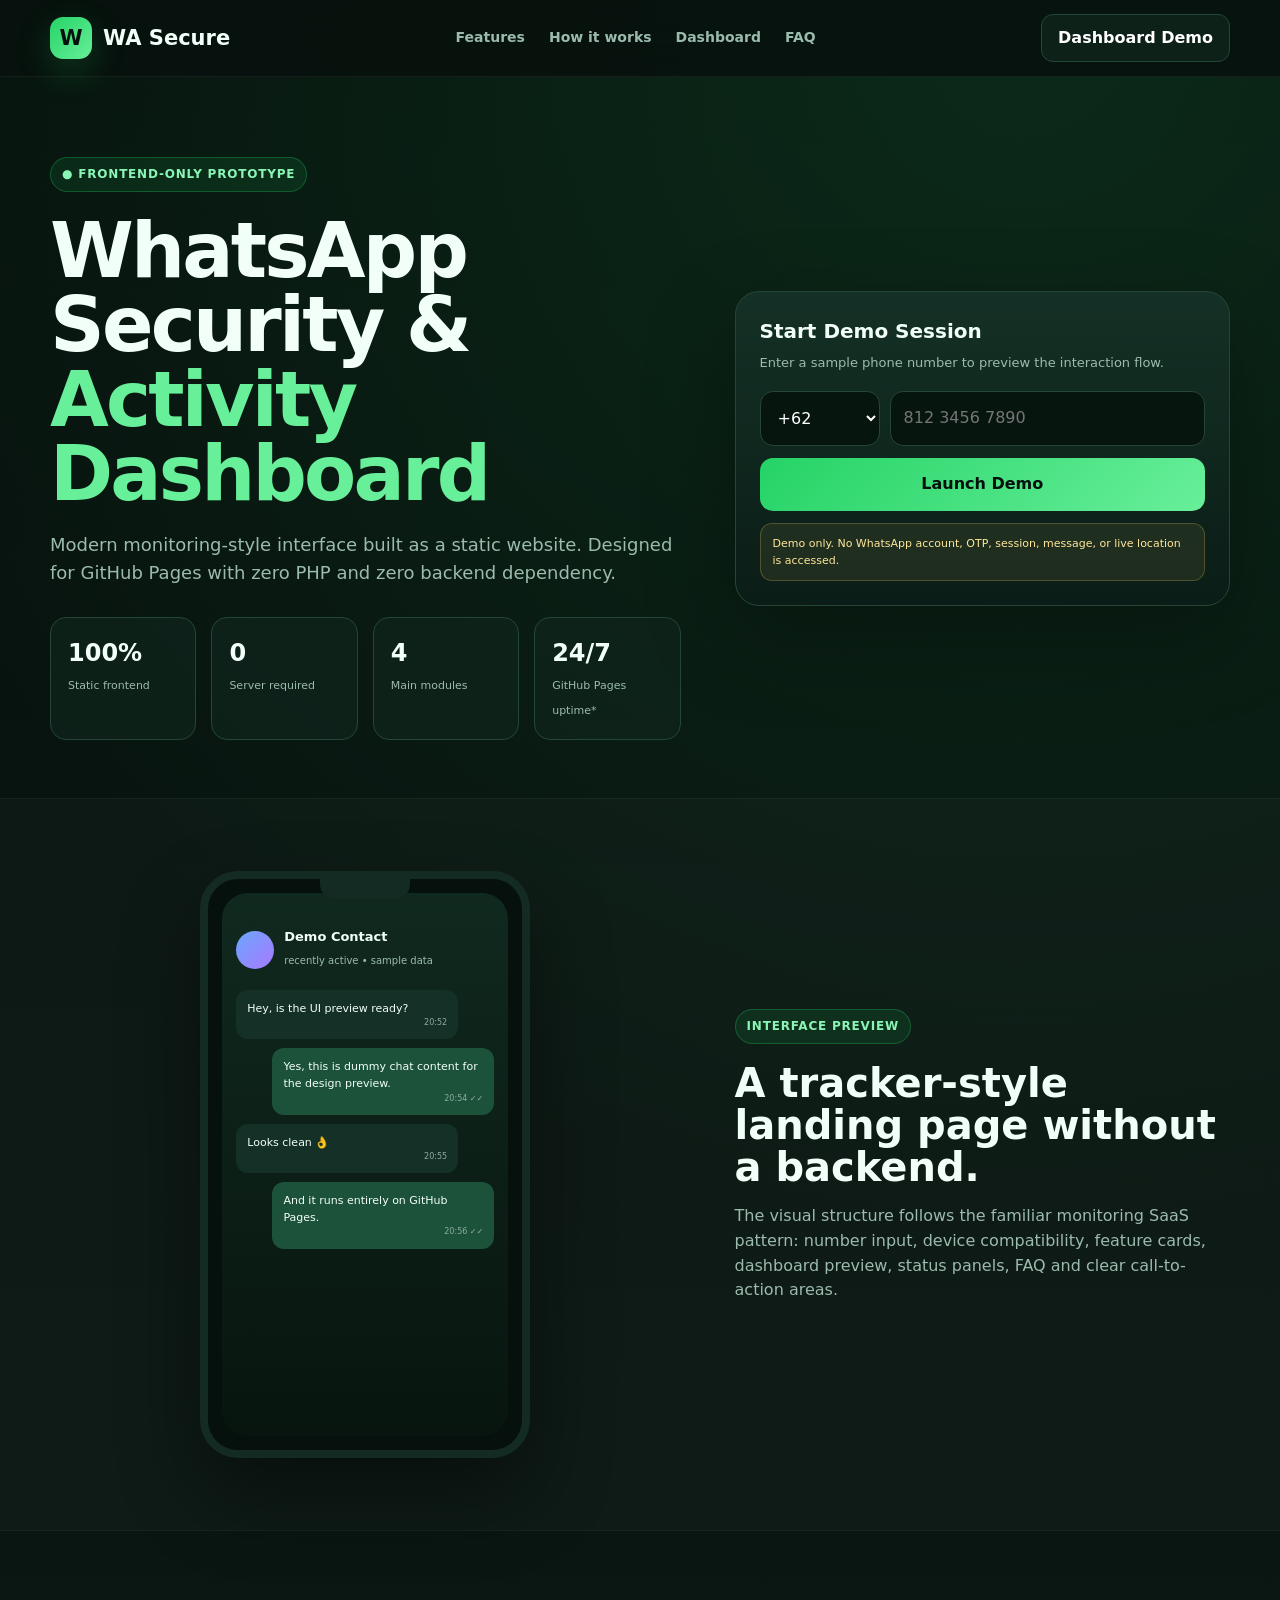
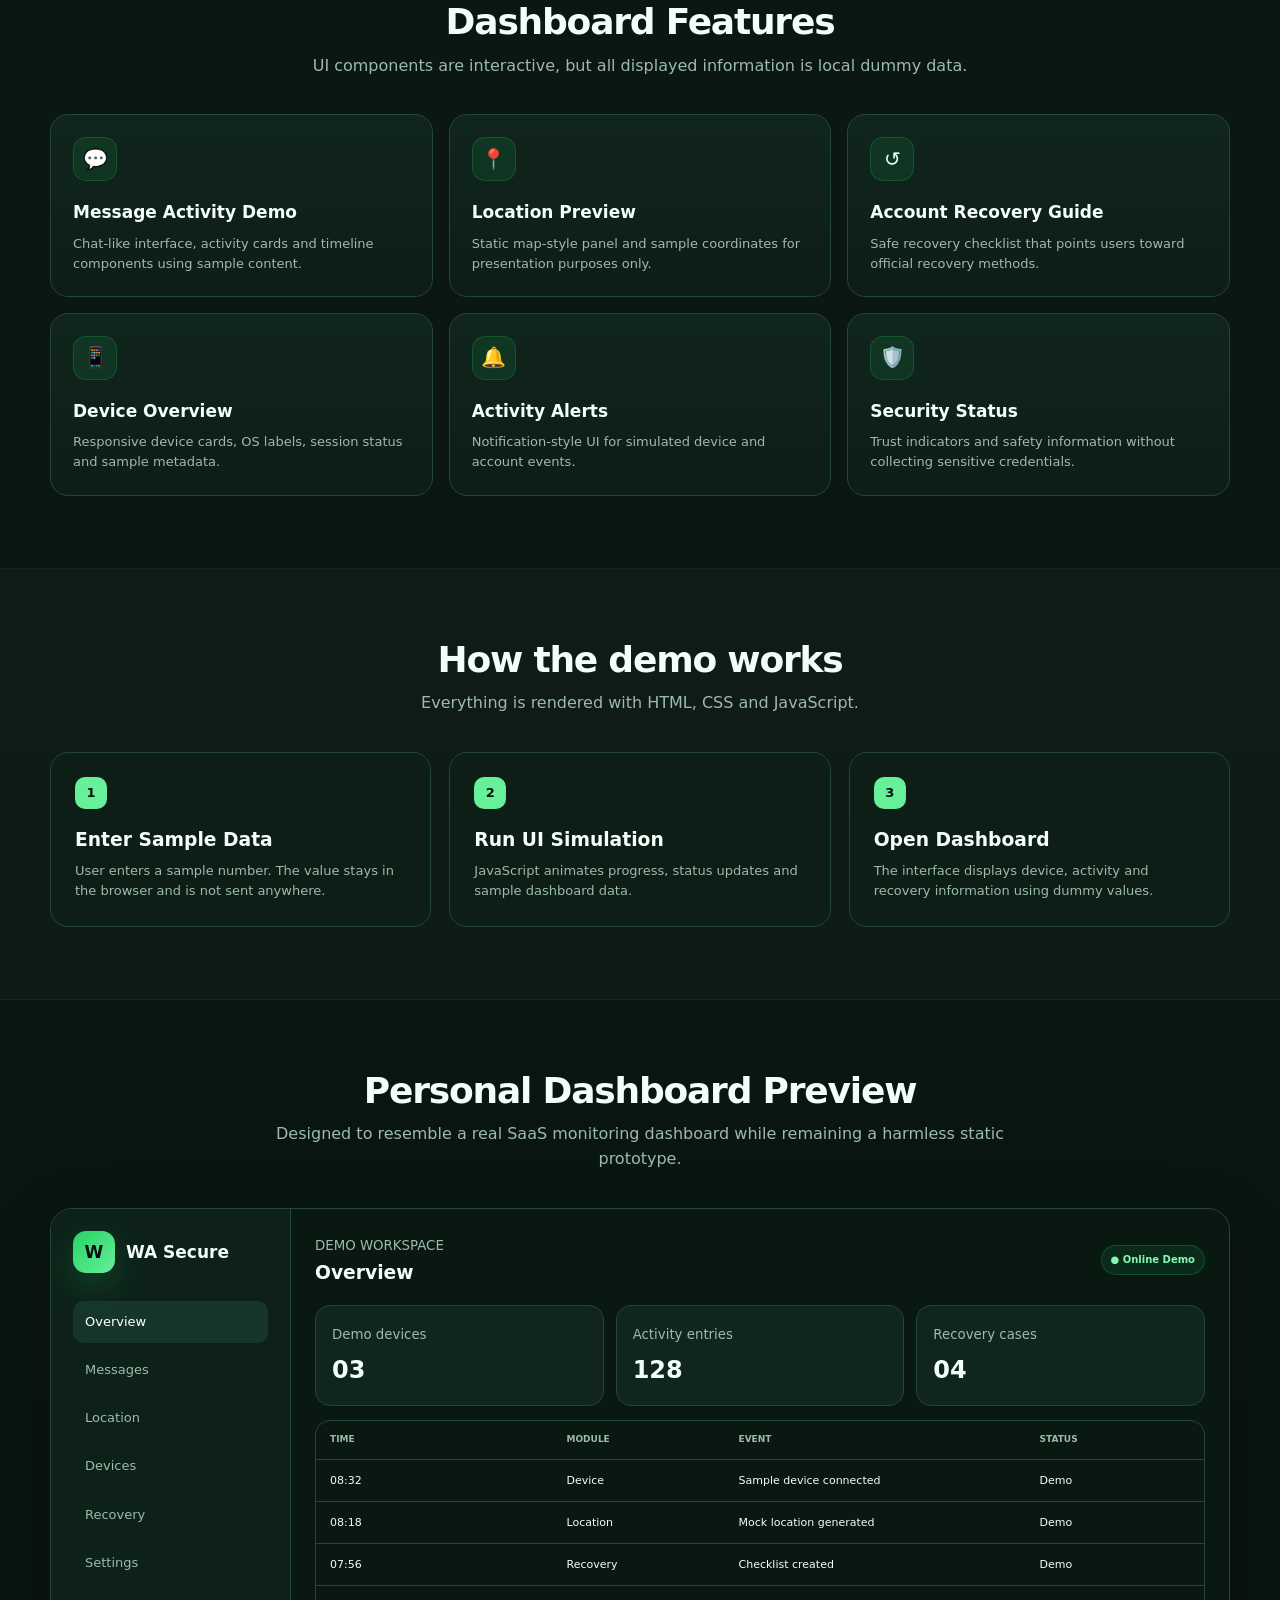
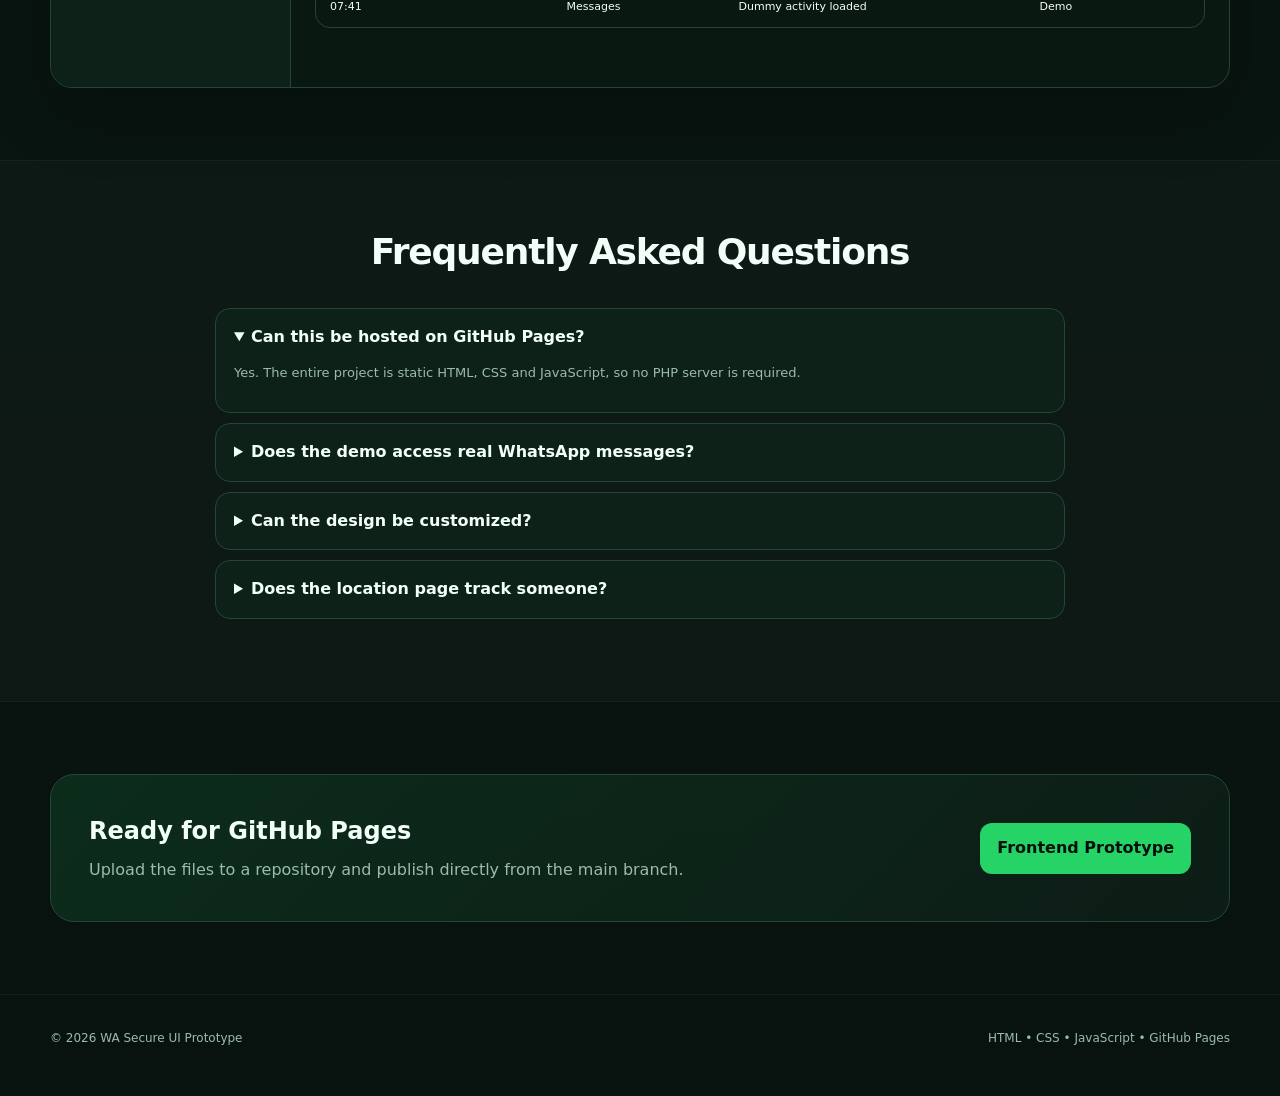
<file: index.html>
<!doctype html>
<html lang="id">
<head>
<meta charset="utf-8">
<meta name="viewport" content="width=device-width,initial-scale=1">
<meta name="theme-color" content="#08130f">
<title>WA Secure Tracker — UI Demo</title>
<meta name="description" content="Frontend UI prototype for GitHub Pages">
<link rel="stylesheet" href="css/style.css">
</head>
<body>
<header>
  <div class="container nav">
    <a class="brand" href="#"><div class="logo">W</div>WA Secure</a>
    <nav class="links">
      <a href="#features">Features</a>
      <a href="#how">How it works</a>
      <a href="#dashboard">Dashboard</a>
      <a href="#faq">FAQ</a>
    </nav>
    <a class="navbtn" href="#dashboard">Dashboard Demo</a>
  </div>
</header>

<main>
<section class="hero">
  <div class="container hero-grid">
    <div>
      <span class="kicker">● Frontend-only prototype</span>
      <h1>WhatsApp Security & <span>Activity Dashboard</span></h1>
      <p>Modern monitoring-style interface built as a static website. Designed for GitHub Pages with zero PHP and zero backend dependency.</p>
      <div class="stats">
        <div class="stat"><b>100%</b><span>Static frontend</span></div>
        <div class="stat"><b>0</b><span>Server required</span></div>
        <div class="stat"><b>4</b><span>Main modules</span></div>
        <div class="stat"><b>24/7</b><span>GitHub Pages uptime*</span></div>
      </div>
    </div>

    <div class="hero-card">
      <h3>Start Demo Session</h3>
      <p>Enter a sample phone number to preview the interaction flow.</p>
      <div class="field">
        <select><option>+62</option><option>+60</option><option>+65</option><option>+1</option></select>
        <input type="tel" placeholder="812 3456 7890">
      </div>
      <button id="launchBtn" class="primary">Launch Demo</button>
      <div class="demo-note">Demo only. No WhatsApp account, OTP, session, message, or live location is accessed.</div>
    </div>
  </div>
</section>

<section class="section alt">
  <div class="container hero-grid">
    <div class="phone">
      <div class="phone-screen">
        <div class="chat-head"><div class="avatar"></div><div class="chat-name"><b>Demo Contact</b><span>recently active • sample data</span></div></div>
        <div class="bubble them">Hey, is the UI preview ready?<div class="time">20:52</div></div>
        <div class="bubble me">Yes, this is dummy chat content for the design preview.<div class="time">20:54 ✓✓</div></div>
        <div class="bubble them">Looks clean 👌<div class="time">20:55</div></div>
        <div class="bubble me">And it runs entirely on GitHub Pages.<div class="time">20:56 ✓✓</div></div>
      </div>
    </div>
    <div>
      <span class="kicker">Interface preview</span>
      <h2 style="font-size:40px;line-height:1.05;margin:18px 0 14px">A tracker-style landing page without a backend.</h2>
      <p style="color:var(--muted)">The visual structure follows the familiar monitoring SaaS pattern: number input, device compatibility, feature cards, dashboard preview, status panels, FAQ and clear call-to-action areas.</p>
    </div>
  </div>
</section>

<section id="features" class="section">
  <div class="container">
    <div class="section-title"><h2>Dashboard Features</h2><p>UI components are interactive, but all displayed information is local dummy data.</p></div>
    <div class="features">
      <div class="feature"><div class="icon">💬</div><h3>Message Activity Demo</h3><p>Chat-like interface, activity cards and timeline components using sample content.</p></div>
      <div class="feature"><div class="icon">📍</div><h3>Location Preview</h3><p>Static map-style panel and sample coordinates for presentation purposes only.</p></div>
      <div class="feature"><div class="icon">↺</div><h3>Account Recovery Guide</h3><p>Safe recovery checklist that points users toward official recovery methods.</p></div>
      <div class="feature"><div class="icon">📱</div><h3>Device Overview</h3><p>Responsive device cards, OS labels, session status and sample metadata.</p></div>
      <div class="feature"><div class="icon">🔔</div><h3>Activity Alerts</h3><p>Notification-style UI for simulated device and account events.</p></div>
      <div class="feature"><div class="icon">🛡️</div><h3>Security Status</h3><p>Trust indicators and safety information without collecting sensitive credentials.</p></div>
    </div>
  </div>
</section>

<section id="how" class="section alt">
  <div class="container">
    <div class="section-title"><h2>How the demo works</h2><p>Everything is rendered with HTML, CSS and JavaScript.</p></div>
    <div class="steps">
      <div class="step"><div class="num">1</div><h3>Enter Sample Data</h3><p>User enters a sample number. The value stays in the browser and is not sent anywhere.</p></div>
      <div class="step"><div class="num">2</div><h3>Run UI Simulation</h3><p>JavaScript animates progress, status updates and sample dashboard data.</p></div>
      <div class="step"><div class="num">3</div><h3>Open Dashboard</h3><p>The interface displays device, activity and recovery information using dummy values.</p></div>
    </div>
  </div>
</section>

<section id="dashboard" class="section">
  <div class="container">
    <div class="section-title"><h2>Personal Dashboard Preview</h2><p>Designed to resemble a real SaaS monitoring dashboard while remaining a harmless static prototype.</p></div>
    <div class="preview">
      <aside class="side">
        <div class="brand"><div class="logo">W</div>WA Secure</div>
        <div class="slink active">Overview</div>
        <div class="slink">Messages</div>
        <div class="slink">Location</div>
        <div class="slink">Devices</div>
        <div class="slink">Recovery</div>
        <div class="slink">Settings</div>
      </aside>
      <div class="dash">
        <div class="dash-head"><div><small style="color:var(--muted)">DEMO WORKSPACE</small><h3>Overview</h3></div><span class="status">● Online Demo</span></div>
        <div class="cards">
          <div class="card"><small>Demo devices</small><strong>03</strong></div>
          <div class="card"><small>Activity entries</small><strong>128</strong></div>
          <div class="card"><small>Recovery cases</small><strong>04</strong></div>
        </div>
        <div class="log">
          <div class="row head"><span>Time</span><span>Module</span><span>Event</span><span>Status</span></div>
          <div class="row"><span>08:32</span><span>Device</span><span>Sample device connected</span><span>Demo</span></div>
          <div class="row"><span>08:18</span><span>Location</span><span>Mock location generated</span><span>Demo</span></div>
          <div class="row"><span>07:56</span><span>Recovery</span><span>Checklist created</span><span>Demo</span></div>
          <div class="row"><span>07:41</span><span>Messages</span><span>Dummy activity loaded</span><span>Demo</span></div>
        </div>
      </div>
    </div>
  </div>
</section>

<section id="faq" class="section alt">
  <div class="container">
    <div class="section-title"><h2>Frequently Asked Questions</h2></div>
    <div class="faq">
      <details open><summary>Can this be hosted on GitHub Pages?</summary><p>Yes. The entire project is static HTML, CSS and JavaScript, so no PHP server is required.</p></details>
      <details><summary>Does the demo access real WhatsApp messages?</summary><p>No. It does not connect to WhatsApp, intercept SMS, request OTPs, or obtain session data.</p></details>
      <details><summary>Can the design be customized?</summary><p>Yes. Logo, colors, text, feature cards, sections and dashboard visuals can all be changed directly in the files.</p></details>
      <details><summary>Does the location page track someone?</summary><p>No. Any location shown in this frontend prototype is sample data only.</p></details>
    </div>
  </div>
</section>

<section class="section">
  <div class="container">
    <div class="cta">
      <div><h2>Ready for GitHub Pages</h2><p>Upload the files to a repository and publish directly from the main branch.</p></div>
      <a href="#top">Frontend Prototype</a>
    </div>
  </div>
</section>
</main>

<footer>
  <div class="container footer-grid">
    <div>© 2026 WA Secure UI Prototype</div>
    <div>HTML • CSS • JavaScript • GitHub Pages</div>
  </div>
</footer>

<div id="demoModal" class="modal">
  <div class="modalbox">
    <span class="kicker">Demo session</span>
    <h2 id="demoStatus">Preparing...</h2>
    <div id="demoBar" class="bar"><span></span></div>
    <div id="demoConsole" class="console"></div>
    <button class="close" onclick="closeDemo()">Close</button>
  </div>
</div>

<script src="js/app.js"></script>
</body>
</html>
</file>
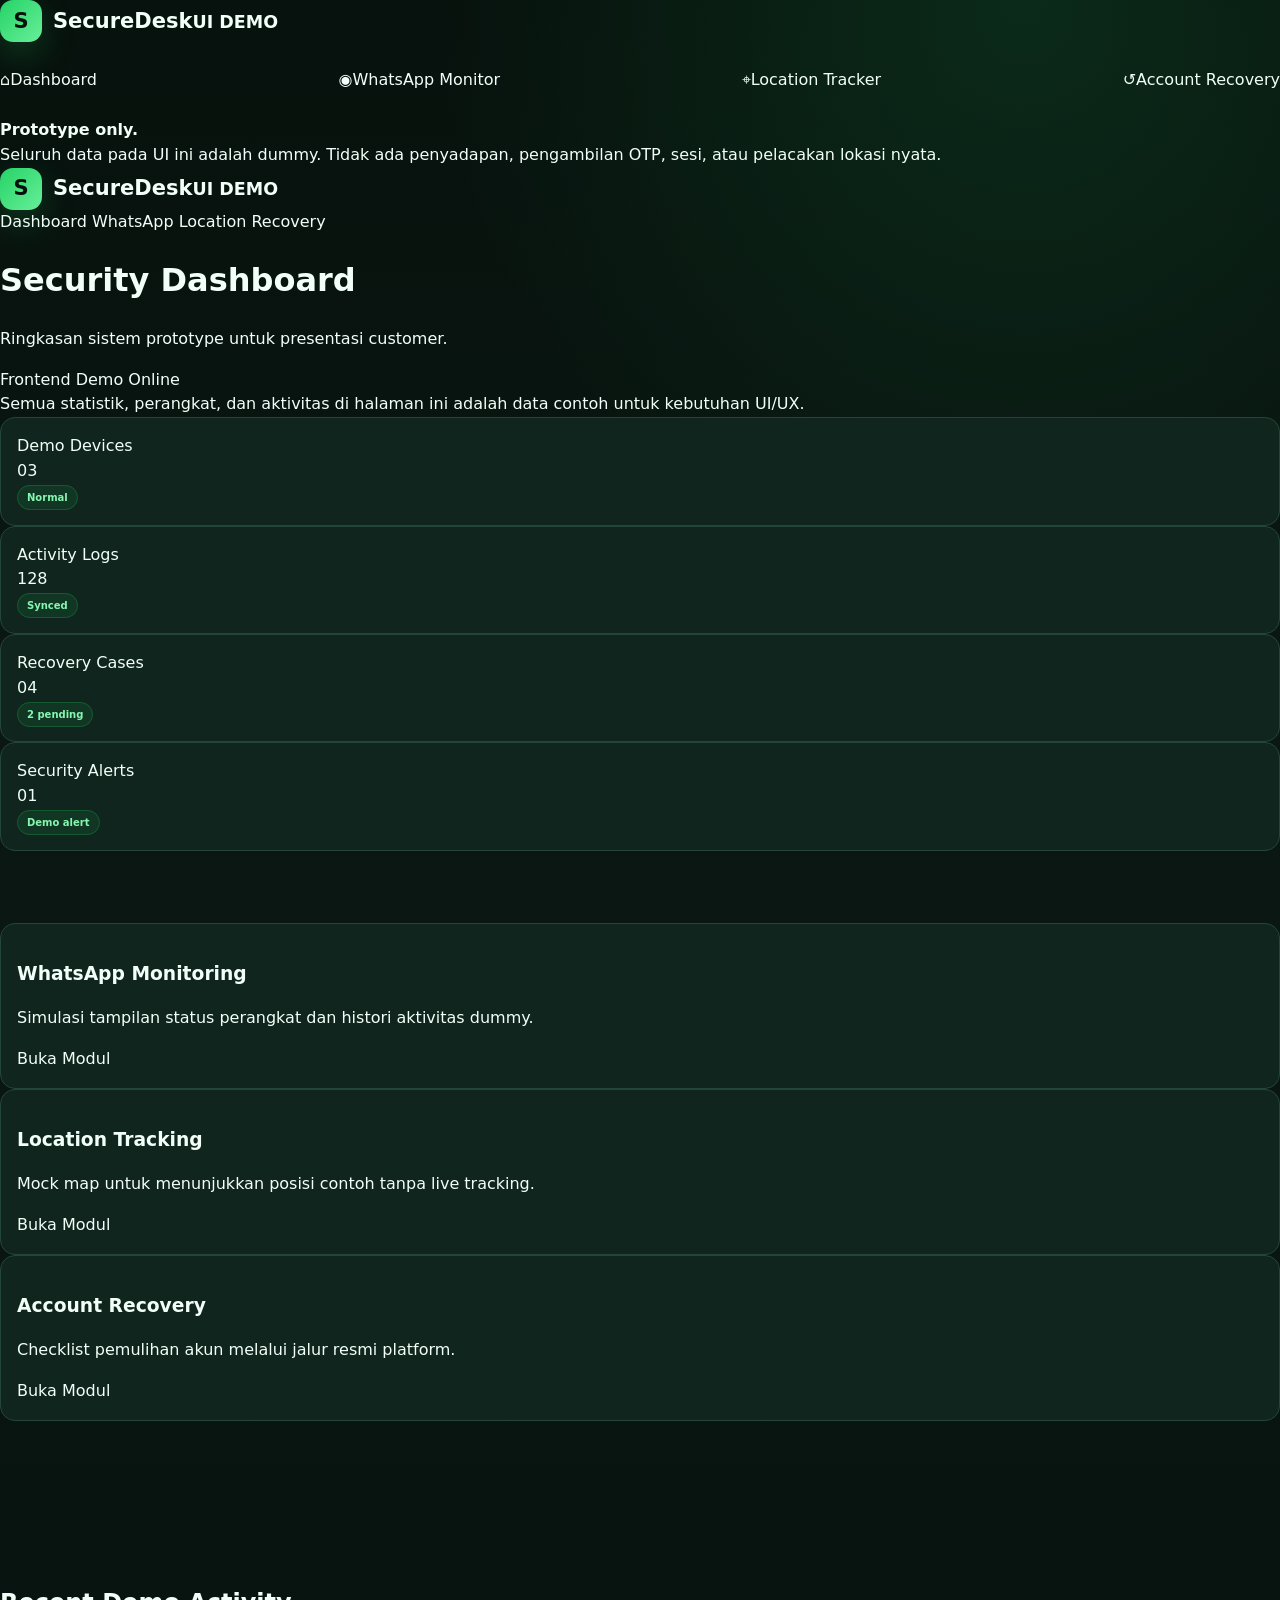
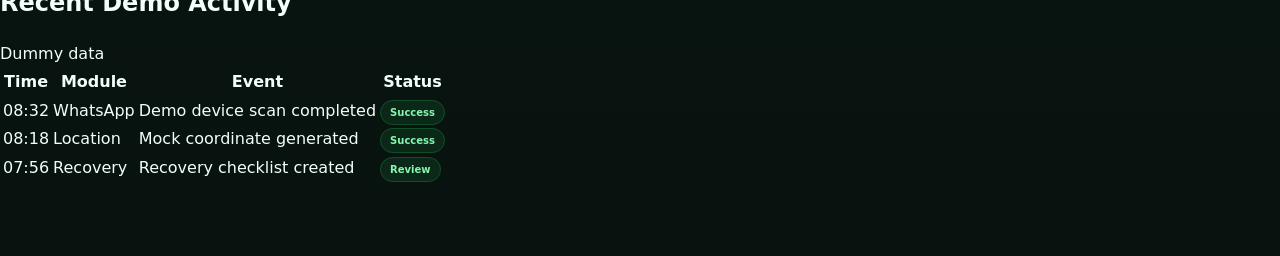
<file: dashboard.html>
<!doctype html>
<html lang="id">
<head>
<meta charset="utf-8">
<meta name="viewport" content="width=device-width,initial-scale=1">
<meta name="theme-color" content="#08111f">
<title>Dashboard — SecureDesk</title>
<link rel="icon" href="assets/logo.svg">
<link rel="stylesheet" href="css/style.css">
</head>
<body>
<div class="shell">

<aside class="sidebar">
  <div class="brand"><div class="logo">S</div><div>SecureDesk<small>UI DEMO</small></div></div>
  <nav class="nav">
    <a href="dashboard.html"><span class="ico">⌂</span>Dashboard</a>
    <a href="whatsapp.html"><span class="ico">◉</span>WhatsApp Monitor</a>
    <a href="location.html"><span class="ico">⌖</span>Location Tracker</a>
    <a href="recovery.html"><span class="ico">↺</span>Account Recovery</a>
  </nav>
  <div class="side-note"><b>Prototype only.</b><br>Seluruh data pada UI ini adalah dummy. Tidak ada penyadapan, pengambilan OTP, sesi, atau pelacakan lokasi nyata.</div>
</aside>

<main class="main">

<div class="mobile-head">
  <div class="brand" style="margin:0"><div class="logo">S</div><div>SecureDesk<small>UI DEMO</small></div></div>
</div>
<div class="mobile-links">
  <a href="dashboard.html">Dashboard</a>
  <a href="whatsapp.html">WhatsApp</a>
  <a href="location.html">Location</a>
  <a href="recovery.html">Recovery</a>
</div>


<div class="topbar">
  <div class="title"><h1>Security Dashboard</h1><p>Ringkasan sistem prototype untuk presentasi customer.</p></div>
  <div class="badge"><span class="dot"></span> Frontend Demo Online</div>
</div>
<div class="demo-banner">Semua statistik, perangkat, dan aktivitas di halaman ini adalah data contoh untuk kebutuhan UI/UX.</div>

<section class="grid cards-4">
  <div class="card"><div class="muted small">Demo Devices</div><div class="metric">03</div><span class="status ok">Normal</span></div>
  <div class="card"><div class="muted small">Activity Logs</div><div class="metric">128</div><span class="status ok">Synced</span></div>
  <div class="card"><div class="muted small">Recovery Cases</div><div class="metric">04</div><span class="status warn">2 pending</span></div>
  <div class="card"><div class="muted small">Security Alerts</div><div class="metric">01</div><span class="status danger">Demo alert</span></div>
</section>

<section class="section grid cards-3">
  <div class="card">
    <h3>WhatsApp Monitoring</h3>
    <p class="muted">Simulasi tampilan status perangkat dan histori aktivitas dummy.</p>
    <a class="btn secondary" href="whatsapp.html">Buka Modul</a>
  </div>
  <div class="card">
    <h3>Location Tracking</h3>
    <p class="muted">Mock map untuk menunjukkan posisi contoh tanpa live tracking.</p>
    <a class="btn secondary" href="location.html">Buka Modul</a>
  </div>
  <div class="card">
    <h3>Account Recovery</h3>
    <p class="muted">Checklist pemulihan akun melalui jalur resmi platform.</p>
    <a class="btn secondary" href="recovery.html">Buka Modul</a>
  </div>
</section>

<section class="section">
  <div class="section-head"><h2>Recent Demo Activity</h2><span class="muted small">Dummy data</span></div>
  <div class="table-wrap">
    <table>
      <thead><tr><th>Time</th><th>Module</th><th>Event</th><th>Status</th></tr></thead>
      <tbody>
        <tr><td>08:32</td><td>WhatsApp</td><td>Demo device scan completed</td><td><span class="status ok">Success</span></td></tr>
        <tr><td>08:18</td><td>Location</td><td>Mock coordinate generated</td><td><span class="status ok">Success</span></td></tr>
        <tr><td>07:56</td><td>Recovery</td><td>Recovery checklist created</td><td><span class="status warn">Review</span></td></tr>
      </tbody>
    </table>
  </div>
</section>

</main>
</div>
<script src="js/app.js"></script>
</body>
</html>
</file>
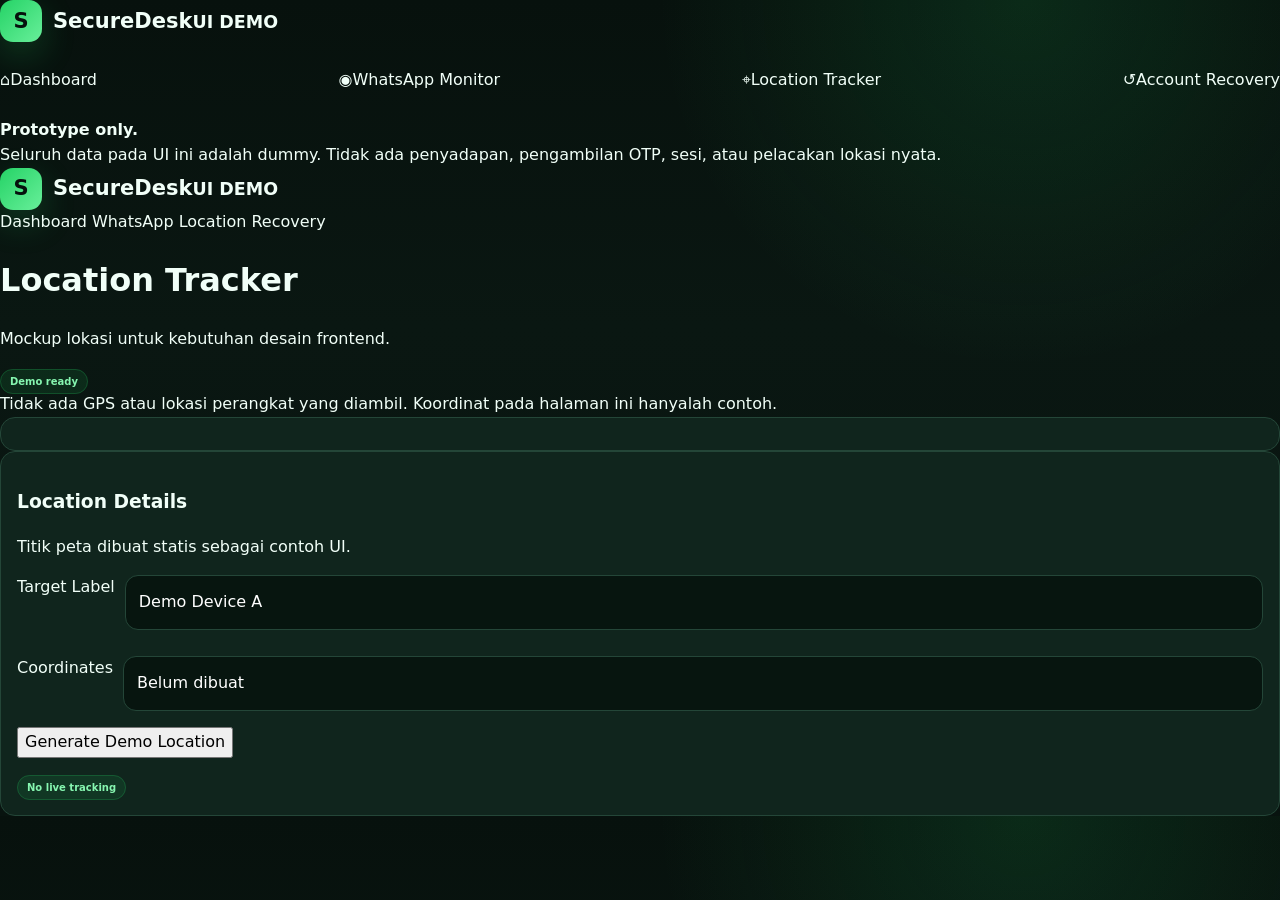
<file: location.html>
<!doctype html>
<html lang="id">
<head>
<meta charset="utf-8">
<meta name="viewport" content="width=device-width,initial-scale=1">
<meta name="theme-color" content="#08111f">
<title>Location Tracker — SecureDesk</title>
<link rel="icon" href="assets/logo.svg">
<link rel="stylesheet" href="css/style.css">
</head>
<body>
<div class="shell">

<aside class="sidebar">
  <div class="brand"><div class="logo">S</div><div>SecureDesk<small>UI DEMO</small></div></div>
  <nav class="nav">
    <a href="dashboard.html"><span class="ico">⌂</span>Dashboard</a>
    <a href="whatsapp.html"><span class="ico">◉</span>WhatsApp Monitor</a>
    <a href="location.html"><span class="ico">⌖</span>Location Tracker</a>
    <a href="recovery.html"><span class="ico">↺</span>Account Recovery</a>
  </nav>
  <div class="side-note"><b>Prototype only.</b><br>Seluruh data pada UI ini adalah dummy. Tidak ada penyadapan, pengambilan OTP, sesi, atau pelacakan lokasi nyata.</div>
</aside>

<main class="main">

<div class="mobile-head">
  <div class="brand" style="margin:0"><div class="logo">S</div><div>SecureDesk<small>UI DEMO</small></div></div>
</div>
<div class="mobile-links">
  <a href="dashboard.html">Dashboard</a>
  <a href="whatsapp.html">WhatsApp</a>
  <a href="location.html">Location</a>
  <a href="recovery.html">Recovery</a>
</div>


<div class="topbar">
  <div class="title"><h1>Location Tracker</h1><p>Mockup lokasi untuk kebutuhan desain frontend.</p></div>
  <span id="locState" class="status ok">Demo ready</span>
</div>
<div class="demo-banner">Tidak ada GPS atau lokasi perangkat yang diambil. Koordinat pada halaman ini hanyalah contoh.</div>
<div class="grid" style="grid-template-columns:1.55fr .85fr">
  <div class="card">
    <div class="map"><div class="pin"></div></div>
  </div>
  <div class="card">
    <h3>Location Details</h3>
    <p class="muted">Titik peta dibuat statis sebagai contoh UI.</p>
    <div class="field"><label>Target Label</label><input value="Demo Device A"></div>
    <div style="height:14px"></div>
    <div class="field"><label>Coordinates</label><input id="coords" readonly value="Belum dibuat"></div>
    <div style="height:16px"></div>
    <button id="locBtn" class="btn" onclick="runLocationDemo()">Generate Demo Location</button>
    <div style="height:16px"></div>
    <span class="status ok">No live tracking</span>
  </div>
</div>

</main>
</div>
<script src="js/app.js"></script>
</body>
</html>
</file>
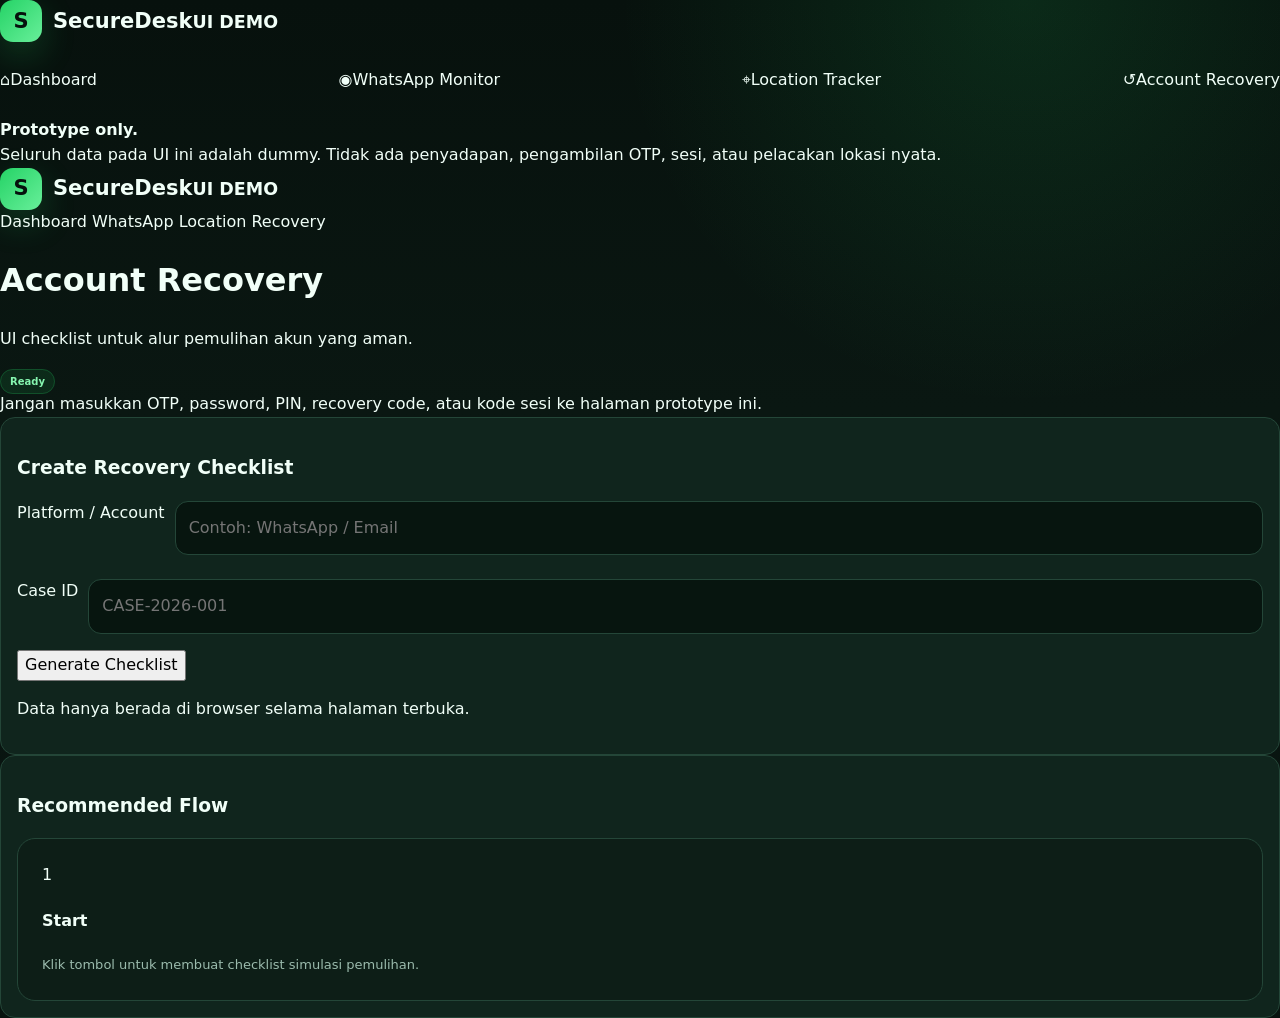
<file: recovery.html>
<!doctype html>
<html lang="id">
<head>
<meta charset="utf-8">
<meta name="viewport" content="width=device-width,initial-scale=1">
<meta name="theme-color" content="#08111f">
<title>Account Recovery — SecureDesk</title>
<link rel="icon" href="assets/logo.svg">
<link rel="stylesheet" href="css/style.css">
</head>
<body>
<div class="shell">

<aside class="sidebar">
  <div class="brand"><div class="logo">S</div><div>SecureDesk<small>UI DEMO</small></div></div>
  <nav class="nav">
    <a href="dashboard.html"><span class="ico">⌂</span>Dashboard</a>
    <a href="whatsapp.html"><span class="ico">◉</span>WhatsApp Monitor</a>
    <a href="location.html"><span class="ico">⌖</span>Location Tracker</a>
    <a href="recovery.html"><span class="ico">↺</span>Account Recovery</a>
  </nav>
  <div class="side-note"><b>Prototype only.</b><br>Seluruh data pada UI ini adalah dummy. Tidak ada penyadapan, pengambilan OTP, sesi, atau pelacakan lokasi nyata.</div>
</aside>

<main class="main">

<div class="mobile-head">
  <div class="brand" style="margin:0"><div class="logo">S</div><div>SecureDesk<small>UI DEMO</small></div></div>
</div>
<div class="mobile-links">
  <a href="dashboard.html">Dashboard</a>
  <a href="whatsapp.html">WhatsApp</a>
  <a href="location.html">Location</a>
  <a href="recovery.html">Recovery</a>
</div>


<div class="topbar">
  <div class="title"><h1>Account Recovery</h1><p>UI checklist untuk alur pemulihan akun yang aman.</p></div>
  <span id="recState" class="status ok">Ready</span>
</div>
<div class="demo-banner">Jangan masukkan OTP, password, PIN, recovery code, atau kode sesi ke halaman prototype ini.</div>
<div class="grid" style="grid-template-columns:.9fr 1.1fr">
  <div class="card">
    <h3>Create Recovery Checklist</h3>
    <div class="field"><label>Platform / Account</label><input placeholder="Contoh: WhatsApp / Email"></div>
    <div style="height:12px"></div>
    <div class="field"><label>Case ID</label><input placeholder="CASE-2026-001"></div>
    <div style="height:16px"></div>
    <button id="recBtn" class="btn" onclick="runRecoveryDemo()">Generate Checklist</button>
    <p class="muted small">Data hanya berada di browser selama halaman terbuka.</p>
  </div>
  <div class="card">
    <h3>Recommended Flow</h3>
    <div id="recResult" class="timeline">
      <div class="step"><div class="step-num">1</div><div><h4>Start</h4><p>Klik tombol untuk membuat checklist simulasi pemulihan.</p></div></div>
    </div>
  </div>
</div>

</main>
</div>
<script src="js/app.js"></script>
</body>
</html>
</file>
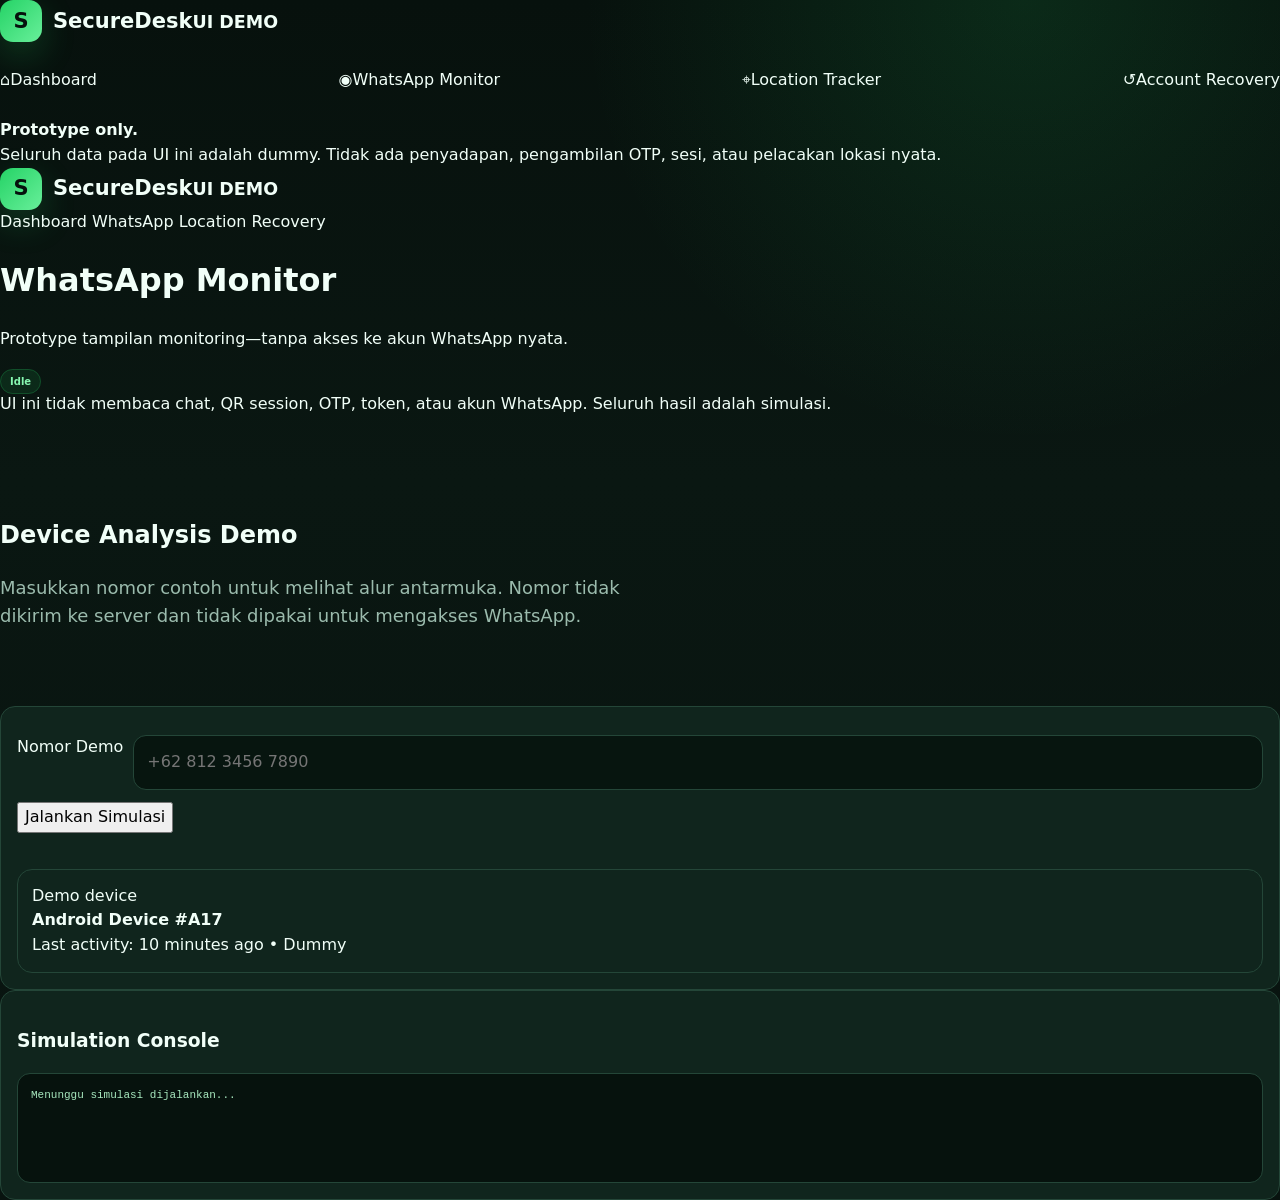
<file: whatsapp.html>
<!doctype html>
<html lang="id">
<head>
<meta charset="utf-8">
<meta name="viewport" content="width=device-width,initial-scale=1">
<meta name="theme-color" content="#08111f">
<title>WhatsApp Monitor — SecureDesk</title>
<link rel="icon" href="assets/logo.svg">
<link rel="stylesheet" href="css/style.css">
</head>
<body>
<div class="shell">

<aside class="sidebar">
  <div class="brand"><div class="logo">S</div><div>SecureDesk<small>UI DEMO</small></div></div>
  <nav class="nav">
    <a href="dashboard.html"><span class="ico">⌂</span>Dashboard</a>
    <a href="whatsapp.html"><span class="ico">◉</span>WhatsApp Monitor</a>
    <a href="location.html"><span class="ico">⌖</span>Location Tracker</a>
    <a href="recovery.html"><span class="ico">↺</span>Account Recovery</a>
  </nav>
  <div class="side-note"><b>Prototype only.</b><br>Seluruh data pada UI ini adalah dummy. Tidak ada penyadapan, pengambilan OTP, sesi, atau pelacakan lokasi nyata.</div>
</aside>

<main class="main">

<div class="mobile-head">
  <div class="brand" style="margin:0"><div class="logo">S</div><div>SecureDesk<small>UI DEMO</small></div></div>
</div>
<div class="mobile-links">
  <a href="dashboard.html">Dashboard</a>
  <a href="whatsapp.html">WhatsApp</a>
  <a href="location.html">Location</a>
  <a href="recovery.html">Recovery</a>
</div>


<div class="topbar">
  <div class="title"><h1>WhatsApp Monitor</h1><p>Prototype tampilan monitoring—tanpa akses ke akun WhatsApp nyata.</p></div>
  <span id="waState" class="status ok">Idle</span>
</div>
<div class="demo-banner">UI ini tidak membaca chat, QR session, OTP, token, atau akun WhatsApp. Seluruh hasil adalah simulasi.</div>
<div class="hero">
  <h2>Device Analysis Demo</h2>
  <p>Masukkan nomor contoh untuk melihat alur antarmuka. Nomor tidak dikirim ke server dan tidak dipakai untuk mengakses WhatsApp.</p>
</div>
<div class="grid cards-3">
  <div class="card" style="grid-column:span 1">
    <div class="field"><label>Nomor Demo</label><input id="waNumber" placeholder="+62 812 3456 7890"></div>
    <div style="height:12px"></div>
    <button id="waBtn" class="btn" onclick="runWhatsappDemo()">Jalankan Simulasi</button>
    <div style="height:18px"></div>
    <div id="waProgress" class="progress"><span></span></div>
    <div style="height:18px"></div>
    <div class="card" style="box-shadow:none;padding:14px">
      <div class="muted small">Demo device</div>
      <b>Android Device #A17</b><br>
      <span class="muted small">Last activity: 10 minutes ago • Dummy</span>
    </div>
  </div>
  <div class="card" style="grid-column:span 2">
    <h3>Simulation Console</h3>
    <div id="waLog" class="console"><div class="log-line">Menunggu simulasi dijalankan...</div></div>
  </div>
</div>

</main>
</div>
<script src="js/app.js"></script>
</body>
</html>
</file>
<file: css/style.css>
:root{
  --bg:#08130f;
  --bg2:#0d1d17;
  --panel:#10251d;
  --panel2:#153127;
  --line:#244638;
  --text:#f1fff8;
  --muted:#9bbbad;
  --green:#25d366;
  --green2:#68ef9a;
  --dark:#05100c;
  --yellow:#ffd666;
  --radius:20px;
}
*{box-sizing:border-box}
html{scroll-behavior:smooth}
body{margin:0;font-family:Inter,system-ui,-apple-system,"Segoe UI",sans-serif;color:var(--text);background:
radial-gradient(circle at 80% 0%,rgba(37,211,102,.13),transparent 28%),
linear-gradient(180deg,#07110d,#0a1712 40%,#08130f);line-height:1.55}
a{text-decoration:none;color:inherit}
button,input,select{font:inherit}
.container{width:min(1180px,calc(100% - 36px));margin:auto}
header{position:sticky;top:0;z-index:20;background:rgba(7,17,13,.86);backdrop-filter:blur(16px);border-bottom:1px solid rgba(255,255,255,.06)}
.nav{height:76px;display:flex;align-items:center;justify-content:space-between;gap:18px}
.brand{display:flex;align-items:center;gap:11px;font-size:21px;font-weight:900}
.logo{width:42px;height:42px;border-radius:13px;background:linear-gradient(135deg,var(--green),var(--green2));color:#06110d;display:grid;place-items:center;font-weight:900;box-shadow:0 12px 34px rgba(37,211,102,.22)}
.links{display:flex;gap:24px;color:var(--muted);font-size:14px;font-weight:650}
.links a:hover{color:#fff}
.navbtn{padding:11px 16px;border-radius:12px;border:1px solid var(--line);background:#0d2119;color:#fff;font-weight:800}
.hero{padding:80px 0 58px}
.hero-grid{display:grid;grid-template-columns:1.12fr .88fr;gap:54px;align-items:center}
.kicker{display:inline-flex;gap:8px;align-items:center;padding:7px 11px;border-radius:999px;background:rgba(37,211,102,.1);border:1px solid rgba(37,211,102,.28);color:#8af5b4;font-size:12px;font-weight:800;text-transform:uppercase;letter-spacing:.8px}
.hero h1{font-size:clamp(44px,6vw,76px);line-height:.98;letter-spacing:-2.8px;margin:22px 0 20px}
.hero h1 span{color:var(--green2)}
.hero p{font-size:18px;color:var(--muted);max-width:680px}
.hero-card{background:linear-gradient(180deg,rgba(21,49,39,.94),rgba(11,29,22,.96));border:1px solid var(--line);padding:24px;border-radius:24px;box-shadow:0 30px 90px rgba(0,0,0,.28)}
.hero-card h3{margin:0 0 6px;font-size:20px}.hero-card p{font-size:13px;margin:0 0 18px}
.field{display:flex;gap:10px;margin-top:12px}.field select,.field input{background:#07150f;border:1px solid var(--line);color:#fff;border-radius:13px;padding:14px 13px;outline:none}.field select{width:120px}.field input{flex:1;min-width:0}.field input:focus,.field select:focus{border-color:var(--green)}
.primary{width:100%;border:0;border-radius:13px;padding:14px 16px;margin-top:12px;background:linear-gradient(135deg,var(--green),var(--green2));color:#05100c;font-weight:900;cursor:pointer}
.demo-note{margin-top:12px;padding:11px 12px;border-radius:12px;background:rgba(255,214,102,.08);border:1px solid rgba(255,214,102,.22);color:#ffe69a;font-size:11px}
.phone{position:relative;aspect-ratio:9/16;max-width:330px;margin:0 auto;background:#06110d;border:8px solid #132b22;border-radius:38px;padding:14px;box-shadow:0 38px 80px rgba(0,0,0,.42)}
.phone::before{content:"";width:90px;height:20px;border-radius:0 0 15px 15px;background:#132b22;position:absolute;top:0;left:50%;transform:translateX(-50%)}
.phone-screen{height:100%;border-radius:26px;background:linear-gradient(180deg,#10291f,#08150f);padding:34px 14px 14px;overflow:hidden}
.chat-head{display:flex;align-items:center;gap:10px;margin-bottom:18px}.avatar{width:38px;height:38px;border-radius:50%;background:linear-gradient(135deg,#6ba7ff,#a879ff)}.chat-name b{display:block;font-size:13px}.chat-name span{font-size:10px;color:var(--muted)}
.bubble{max-width:86%;padding:10px 11px;border-radius:12px;margin:9px 0;font-size:11px}.bubble.me{margin-left:auto;background:#1c513a}.bubble.them{background:#153127}.time{font-size:8px;color:#8dad9f;text-align:right}
.stats{display:grid;grid-template-columns:repeat(4,1fr);gap:15px;margin-top:30px}.stat{padding:17px;border:1px solid var(--line);border-radius:16px;background:rgba(16,37,29,.72)}.stat b{font-size:24px;display:block}.stat span{font-size:11px;color:var(--muted)}
.section{padding:72px 0}.section.alt{background:rgba(255,255,255,.018);border-top:1px solid rgba(255,255,255,.04);border-bottom:1px solid rgba(255,255,255,.04)}
.section-title{text-align:center;max-width:760px;margin:0 auto 36px}.section-title h2{font-size:36px;line-height:1.08;margin:0 0 12px;letter-spacing:-1.2px}.section-title p{color:var(--muted);margin:0}
.features{display:grid;grid-template-columns:repeat(3,1fr);gap:16px}.feature{background:linear-gradient(180deg,#10251d,#0d1d17);border:1px solid var(--line);border-radius:18px;padding:22px}.icon{width:44px;height:44px;border-radius:13px;display:grid;place-items:center;background:rgba(37,211,102,.10);border:1px solid rgba(37,211,102,.2);font-size:20px}.feature h3{margin:18px 0 8px;font-size:17px}.feature p{margin:0;color:var(--muted);font-size:13px}
.steps{display:grid;grid-template-columns:repeat(3,1fr);gap:18px}.step{position:relative;padding:24px;border:1px solid var(--line);border-radius:18px;background:#0d1e17}.num{font-size:13px;font-weight:900;color:#06110d;width:32px;height:32px;border-radius:10px;background:var(--green2);display:grid;place-items:center}.step h3{margin:16px 0 7px}.step p{color:var(--muted);font-size:13px;margin:0}
.preview{display:grid;grid-template-columns:240px 1fr;min-height:480px;border:1px solid var(--line);border-radius:22px;overflow:hidden;background:#0a1812;box-shadow:0 25px 70px rgba(0,0,0,.2)}.side{padding:22px;background:#0d2119;border-right:1px solid var(--line)}.side .brand{font-size:17px;margin-bottom:28px}.slink{padding:11px 12px;border-radius:11px;color:var(--muted);font-size:13px;margin:6px 0}.slink.active{background:#16362a;color:#fff}.dash{padding:24px}.dash-head{display:flex;justify-content:space-between;align-items:center}.dash h3{margin:0}.status{padding:6px 9px;border-radius:999px;background:rgba(37,211,102,.1);color:#86f6b0;border:1px solid rgba(37,211,102,.22);font-size:10px;font-weight:800}.cards{display:grid;grid-template-columns:repeat(3,1fr);gap:12px;margin-top:18px}.card{padding:16px;border:1px solid var(--line);border-radius:15px;background:#10251d}.card small{color:var(--muted)}.card strong{display:block;font-size:24px;margin-top:5px}.log{margin-top:14px;border:1px solid var(--line);border-radius:15px;overflow:hidden}.row{display:grid;grid-template-columns:1.1fr .8fr 1.4fr .7fr;padding:12px 14px;border-bottom:1px solid var(--line);font-size:11px}.row:last-child{border-bottom:0}.row.head{color:var(--muted);font-weight:800;text-transform:uppercase;font-size:9px}
.faq{max-width:850px;margin:auto}.faq details{border:1px solid var(--line);border-radius:15px;background:#0e2119;margin:10px 0;padding:16px 18px}.faq summary{cursor:pointer;font-weight:800}.faq p{color:var(--muted);font-size:13px}
.cta{padding:38px;border:1px solid var(--line);border-radius:24px;background:linear-gradient(135deg,rgba(37,211,102,.13),rgba(13,29,23,.92));display:flex;justify-content:space-between;align-items:center;gap:25px}.cta h2{margin:0 0 8px}.cta p{margin:0;color:var(--muted)}.cta a{white-space:nowrap;background:var(--green);color:#05100c;padding:13px 17px;border-radius:12px;font-weight:900}
footer{padding:34px 0 48px;color:var(--muted);font-size:12px;border-top:1px solid rgba(255,255,255,.05)}.footer-grid{display:flex;justify-content:space-between;gap:20px;flex-wrap:wrap}
.modal{position:fixed;inset:0;background:rgba(0,0,0,.72);display:none;place-items:center;z-index:50;padding:20px}.modal.show{display:grid}.modalbox{width:min(520px,100%);background:#0e2119;border:1px solid var(--line);border-radius:22px;padding:24px}.bar{height:10px;background:#06120d;border-radius:999px;overflow:hidden;margin:18px 0}.bar span{display:block;height:100%;width:0;background:linear-gradient(90deg,var(--green),var(--green2));transition:width .35s}.console{font-family:ui-monospace,monospace;font-size:11px;color:#a8e9bf;background:#06120d;border:1px solid var(--line);border-radius:13px;padding:13px;min-height:110px}.close{margin-top:15px;width:100%;padding:12px;border:1px solid var(--line);background:#153127;color:#fff;border-radius:12px;font-weight:800;cursor:pointer}
@media(max-width:900px){.links{display:none}.hero-grid{grid-template-columns:1fr}.phone{display:none}.features,.steps{grid-template-columns:1fr 1fr}.stats{grid-template-columns:1fr 1fr}.preview{grid-template-columns:1fr}.side{display:none}.cards{grid-template-columns:1fr 1fr}.row{grid-template-columns:1fr 1fr}.row span:nth-child(3),.row span:nth-child(4){display:none}}
@media(max-width:620px){.hero{padding-top:52px}.hero h1{font-size:48px}.features,.steps,.cards{grid-template-columns:1fr}.field{flex-direction:column}.field select{width:100%}.cta{display:block}.cta a{display:inline-block;margin-top:18px}.section{padding:54px 0}}
</file>
